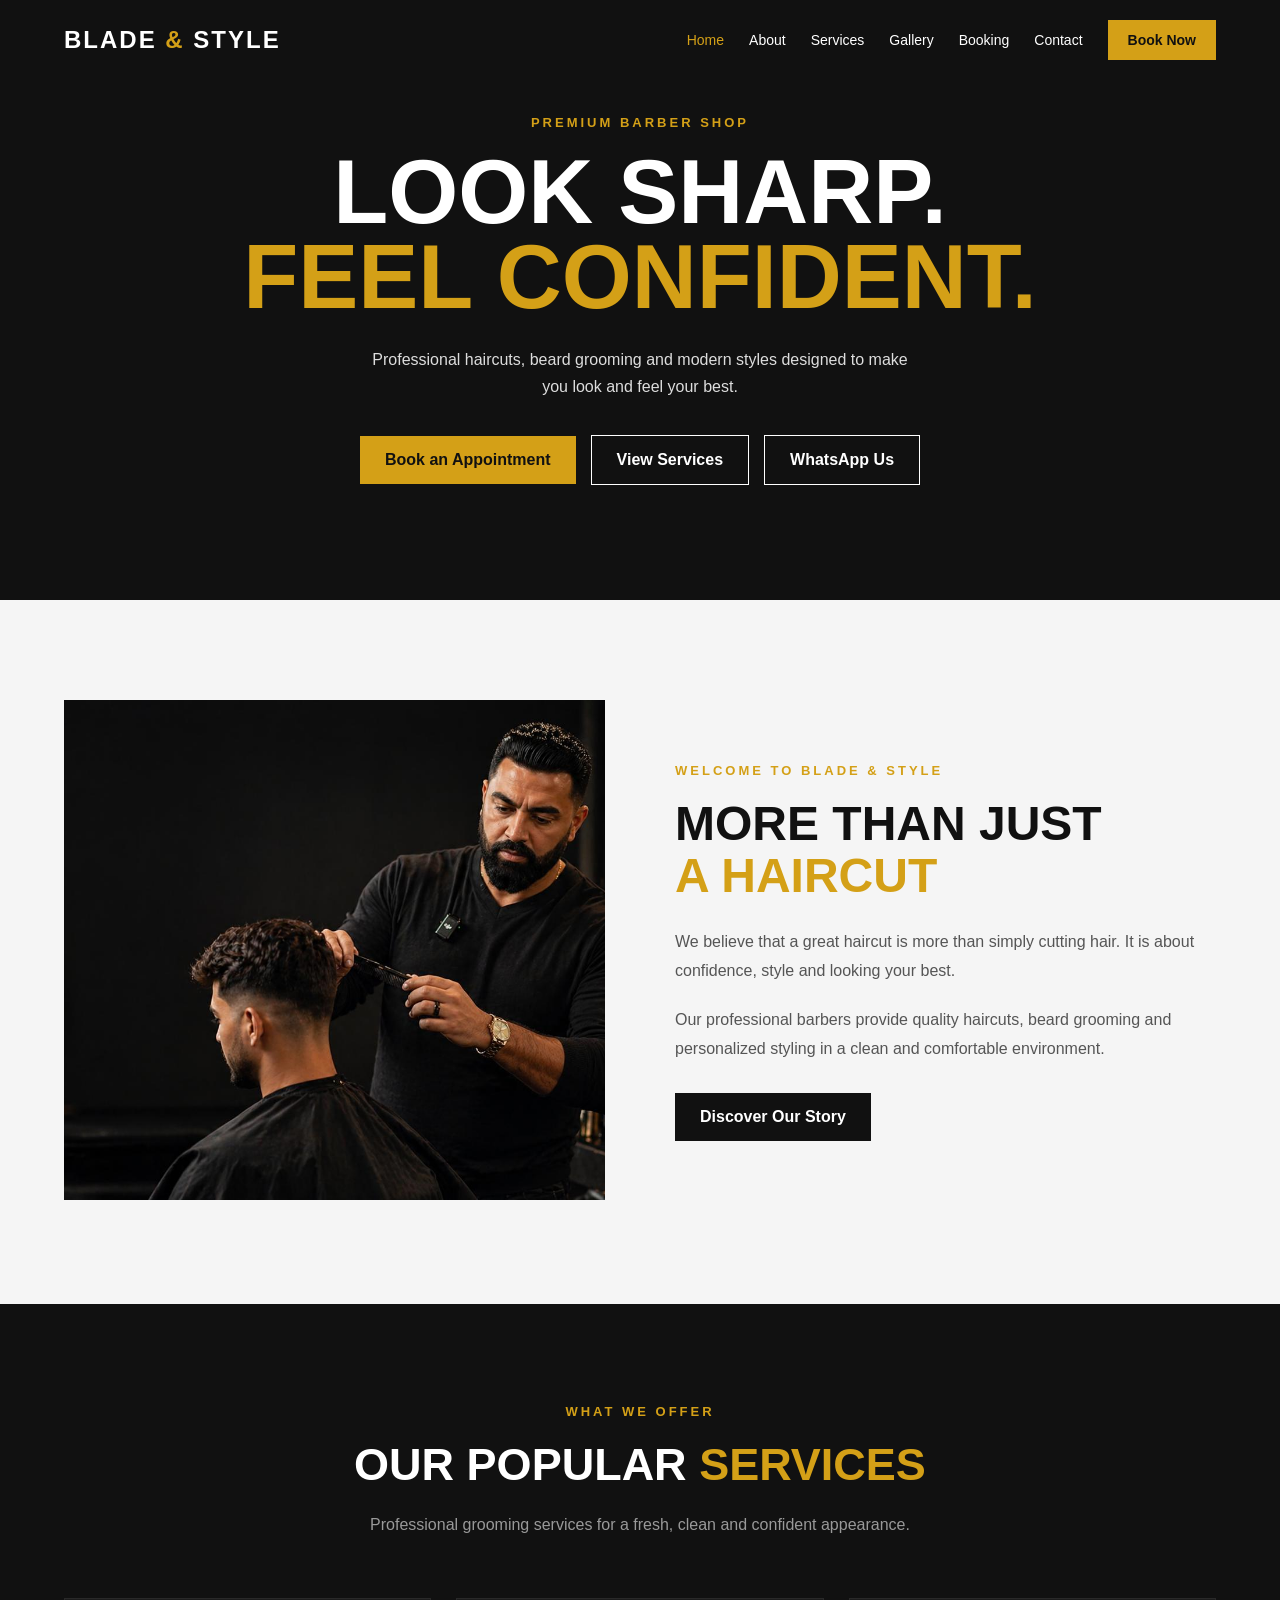
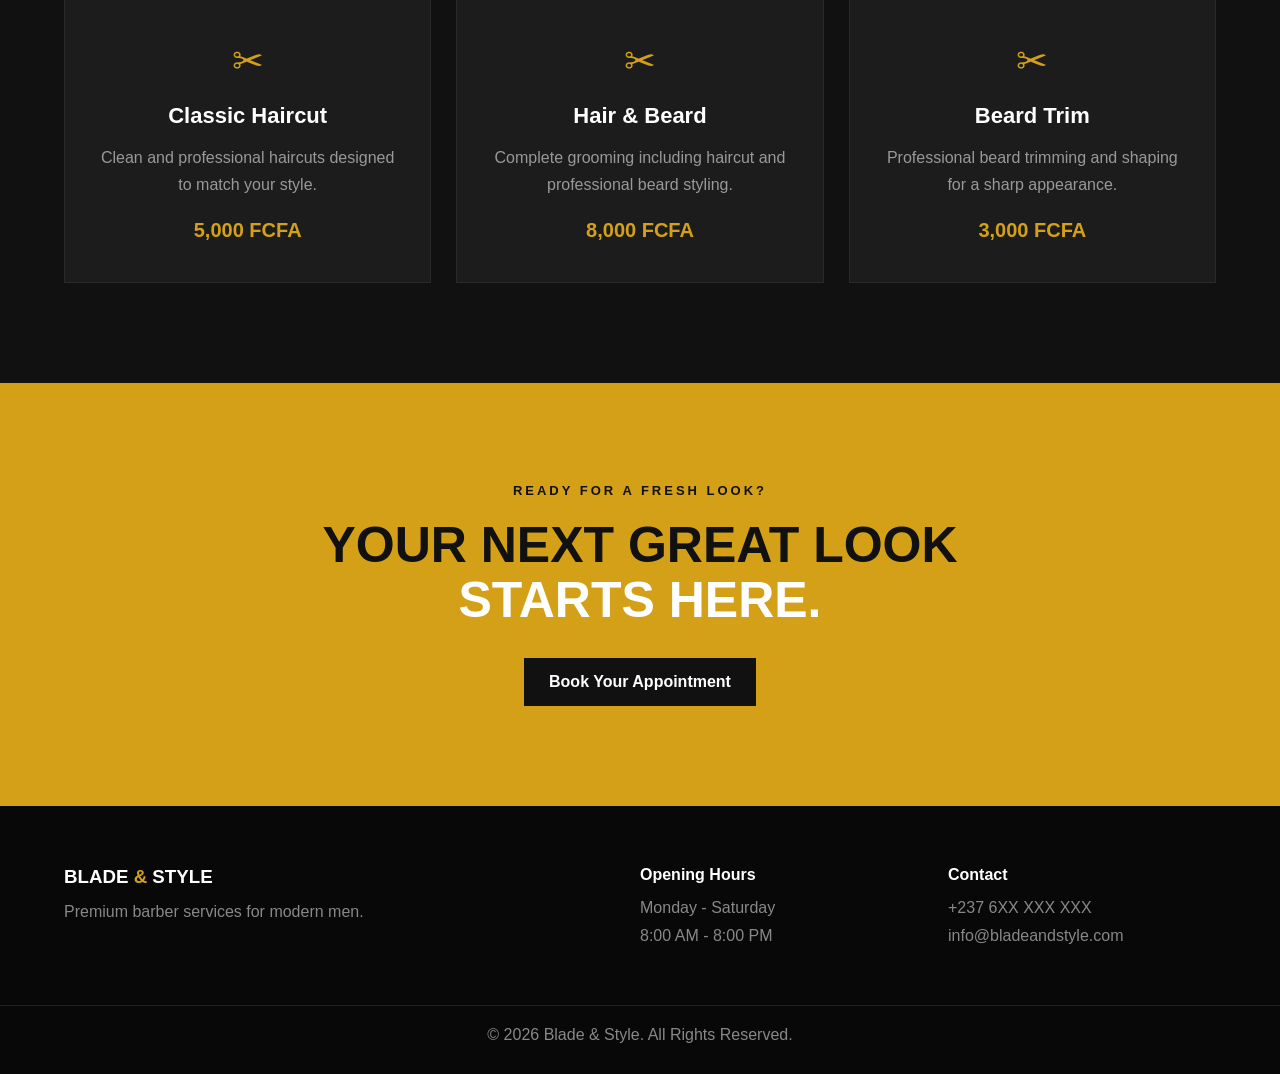
<file: barber_website/index.html>
<!DOCTYPE html>
<html lang="en">

<head>
    <meta charset="UTF-8">
    <meta name="viewport" content="width=device-width, initial-scale=1.0">

    <title>Blade & Style | Barber Shop</title>

    <link rel="stylesheet" href="css/style.css">
</head>

<body>

    <!-- Navigation -->
    <header class="header">
        <div class="logo">
            BLADE <span>&</span> STYLE
        </div>

        <button class="menu-toggle" id="menu-toggle">☰</button>

        <nav id="main-nav">
            <a href="index.html" class="active">Home</a>
            <a href="about.html">About</a>
            <a href="services.html">Services</a>
            <a href="gallery.html">Gallery</a>
            <a href="booking.html">Booking</a>
            <a href="contact.html">Contact</a>

            <a href="booking.html" class="book-button">
                Book Now
            </a>
        </nav>
    </header>


    <!-- Hero Section -->
    <section class="hero">

        <div class="hero-content">

            <p class="small-title">
                PREMIUM BARBER SHOP
            </p>

            <h1>
                LOOK SHARP.<br>
                <span>FEEL CONFIDENT.</span>
            </h1>

            <p class="hero-text">
                Professional haircuts, beard grooming and modern styles designed to make you look and feel your best.
            </p>

            <div class="hero-buttons">

                <a href="booking.html" class="primary-button">
                    Book an Appointment
                </a>

                <a href="services.html" class="secondary-button">
                    View Services
                </a>

                <a href="https://wa.me/237678636262" class="secondary-button" target="_blank">
                    WhatsApp Us
                </a>

            </div>

        </div>

    </section>


    <!-- Welcome Section -->
    <section class="welcome">

        <div class="container welcome-container">

            <div class="welcome-image">
                <img src="images/barber-shop.jpg" alt="Barber shop">
            </div>

            <div class="welcome-text">

                <p class="small-title">
                    WELCOME TO BLADE & STYLE
                </p>

                <h2>
                    MORE THAN JUST<br>
                    <span>A HAIRCUT</span>
                </h2>

                <p>
                    We believe that a great haircut is more than simply cutting hair. It is about confidence, style and looking your best.
                </p>

                <p>
                    Our professional barbers provide quality haircuts, beard grooming and personalized styling in a clean and comfortable environment.
                </p>

                <a href="about.html" class="dark-button">
                    Discover Our Story
                </a>

            </div>

        </div>

    </section>


    <!-- Services Section -->
    <section class="services">

        <div class="container">

            <div class="section-heading">

                <p class="small-title">
                    WHAT WE OFFER
                </p>

                <h2>
                    OUR POPULAR <span>SERVICES</span>
                </h2>

                <p>
                    Professional grooming services for a fresh, clean and confident appearance.
                </p>

            </div>


            <div class="service-container">

                <!-- Service 1 -->
                <div class="service-card">

                    <div class="service-icon">
                        ✂
                    </div>

                    <h3>Classic Haircut</h3>

                    <p>
                        Clean and professional haircuts designed to match your style.
                    </p>

                    <h4>5,000 FCFA</h4>

                </div>


                <!-- Service 2 -->
                <div class="service-card">

                    <div class="service-icon">
                        ✂
                    </div>

                    <h3>Hair & Beard</h3>

                    <p>
                        Complete grooming including haircut and professional beard styling.
                    </p>

                    <h4>8,000 FCFA</h4>

                </div>


                <!-- Service 3 -->
                <div class="service-card">

                    <div class="service-icon">
                        ✂
                    </div>

                    <h3>Beard Trim</h3>

                    <p>
                        Professional beard trimming and shaping for a sharp appearance.
                    </p>

                    <h4>3,000 FCFA</h4>

                </div>

            </div>

        </div>

    </section>


    <!-- Call To Action -->
    <section class="cta">

        <div class="container">

            <p class="small-title">
                READY FOR A FRESH LOOK?
            </p>

            <h2>
                YOUR NEXT GREAT LOOK<br>
                <span>STARTS HERE.</span>
            </h2>

            <a href="booking.html" class="primary-button">
                Book Your Appointment
            </a>

        </div>

    </section>


    <!-- Footer -->
    <footer>

        <div class="container footer-container">

            <div>
                <h3 class="footer-logo">
                    BLADE <span>&</span> STYLE
                </h3>

                <p>
                    Premium barber services for modern men.
                </p>
            </div>

            <div>
                <h4>Opening Hours</h4>

                <p>Monday - Saturday</p>
                <p>8:00 AM - 8:00 PM</p>
            </div>

            <div>
                <h4>Contact</h4>

                <p>+237 6XX XXX XXX</p>
                <p>info@bladeandstyle.com</p>
            </div>

        </div>

        <div class="copyright">

            <p>
                © 2026 Blade & Style. All Rights Reserved.
            </p>

        </div>

    </footer>


    <script src="js/script.js"></script>

</body>

</html>
</file>
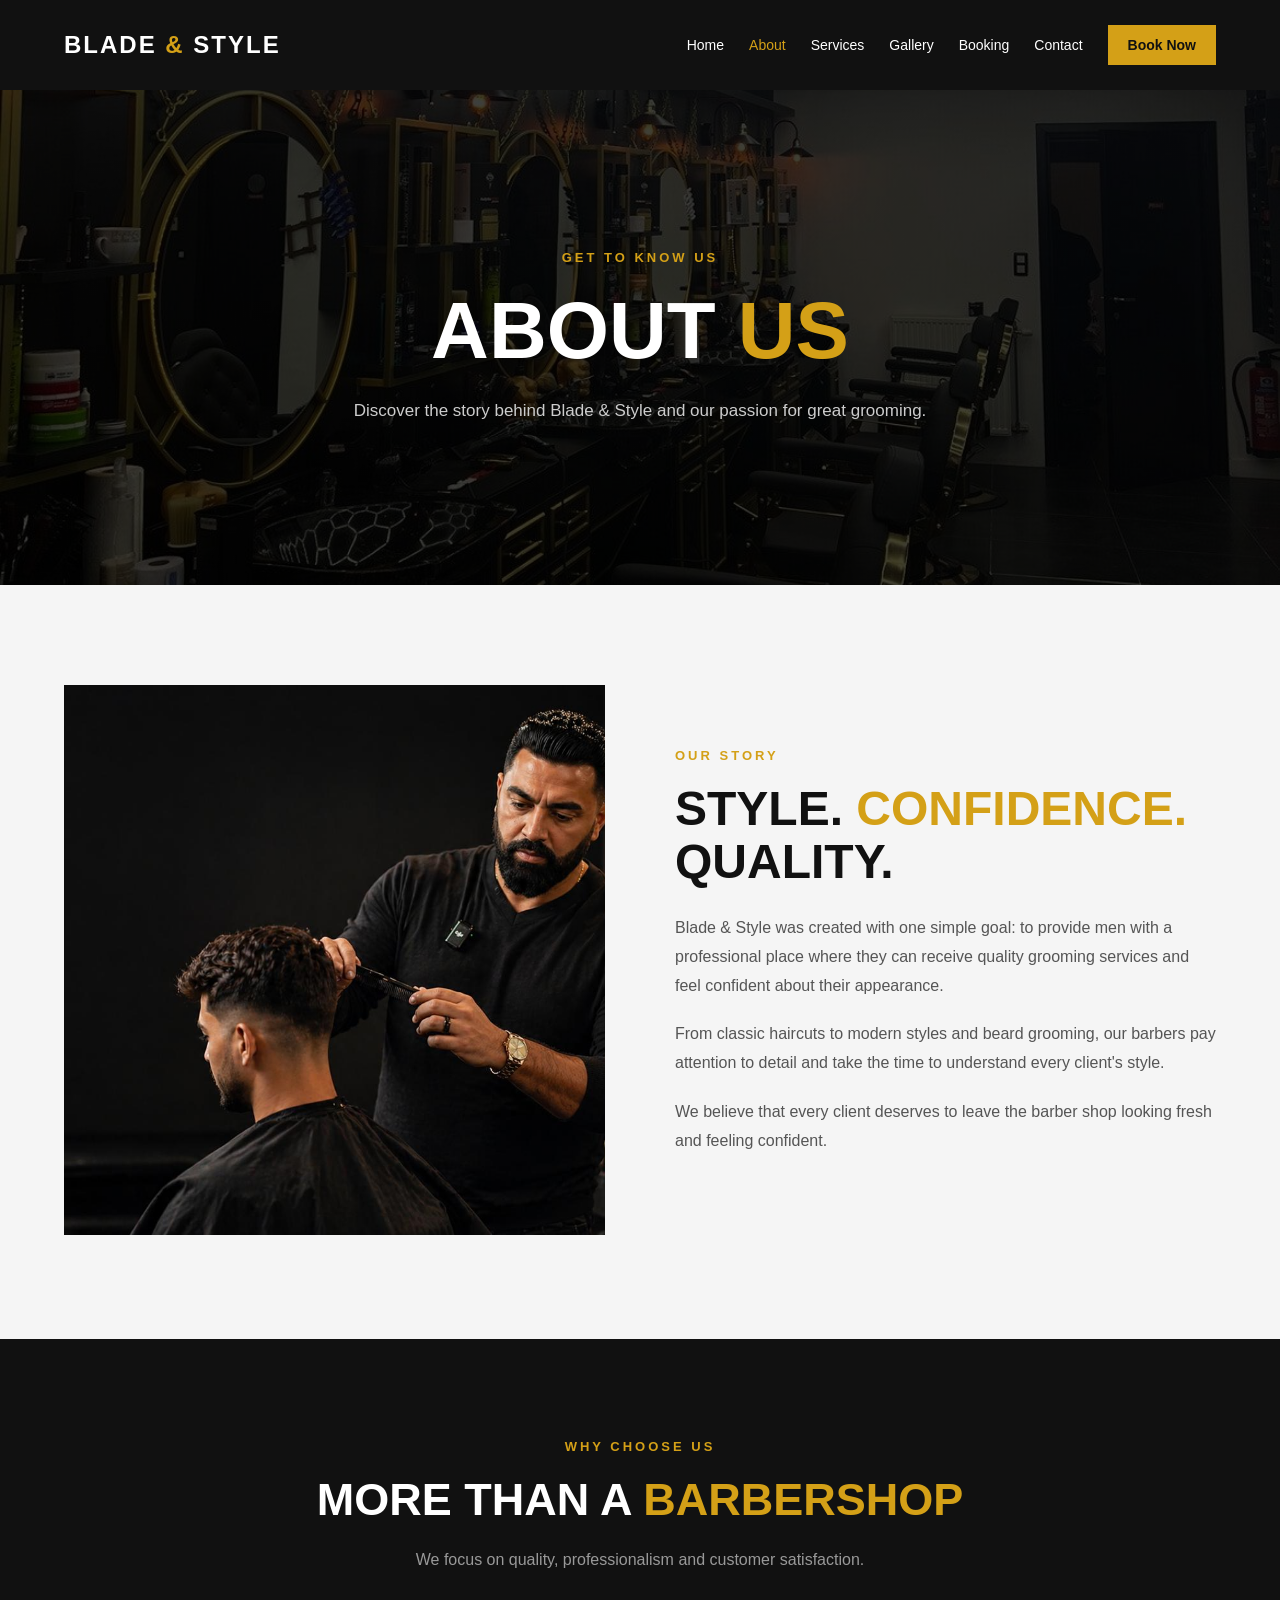
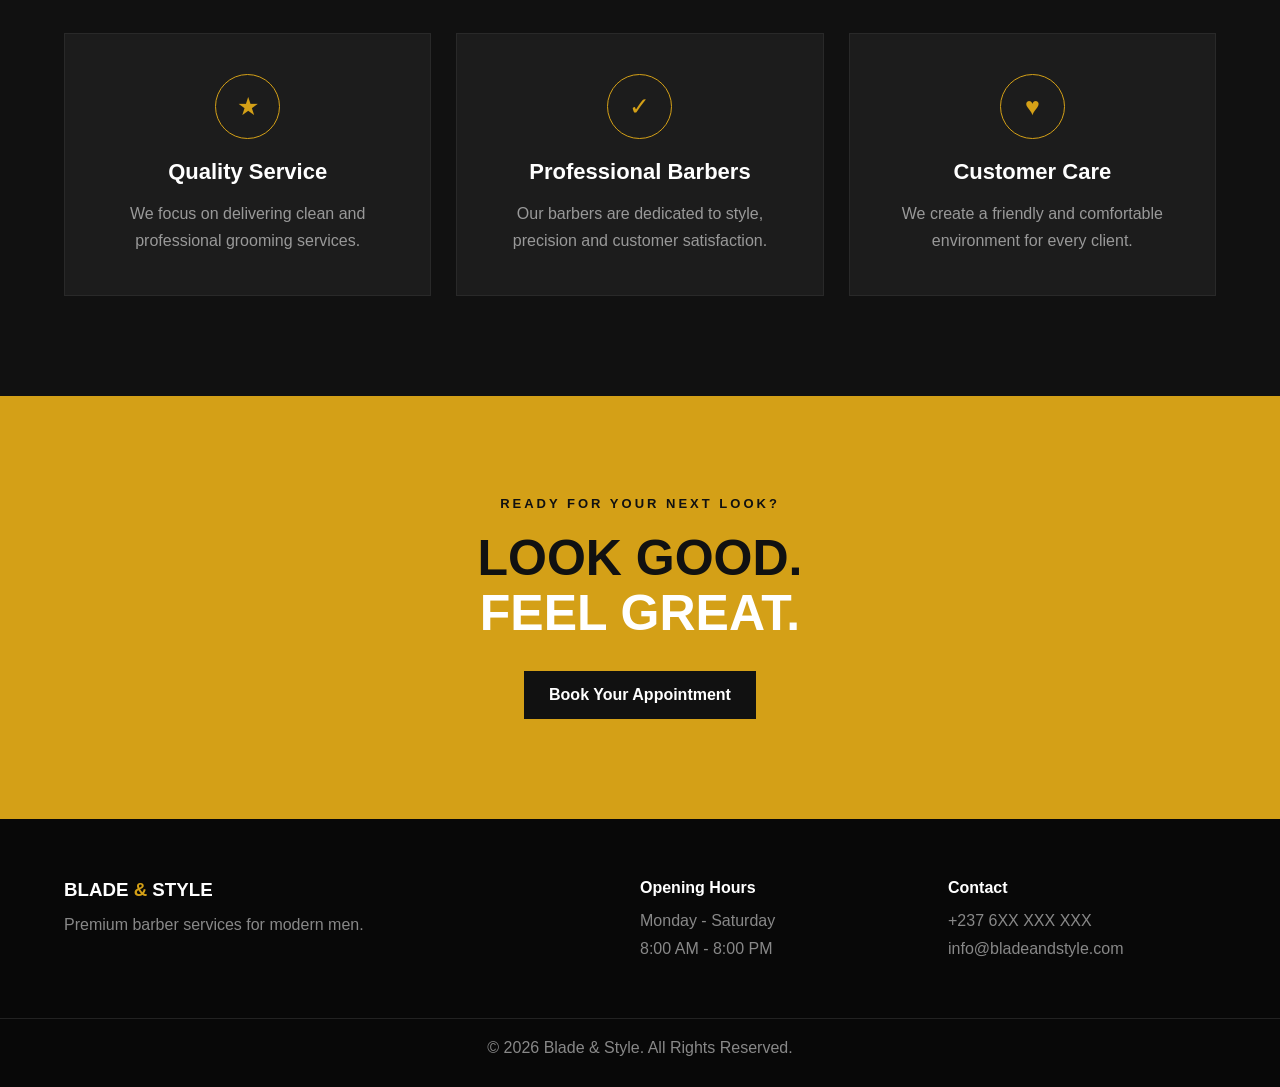
<file: barber_website/about.html>
<!DOCTYPE html>
<html lang="en">

<head>
    <meta charset="UTF-8">
    <meta name="viewport" content="width=device-width, initial-scale=1.0">

    <title>About Us | Blade & Style</title>

    <link rel="stylesheet" href="css/style.css">
</head>

<body>

    <!-- Navigation -->
    <header class="page-header">

        <div class="container nav-container">

            <a href="index.html" class="logo">
                BLADE <span>&</span> STYLE
            </a>
            <button class="menu-toggle" id="menu-toggle">☰</button>

            <nav id="main-nav">
                <a href="index.html">Home</a>
                <a href="about.html" class="active">About</a>
                <a href="services.html">Services</a>
                <a href="gallery.html">Gallery</a>
                <a href="booking.html">Booking</a>
                <a href="contact.html">Contact</a>

                <a href="booking.html" class="book-button">
                    Book Now
                </a>
            </nav>

        </div>

    </header>


    <!-- Page Hero -->
    <section class="page-hero">

        <div class="container">

            <p class="small-title">
                GET TO KNOW US
            </p>

            <h1>
                ABOUT <span>US</span>
            </h1>

            <p>
                Discover the story behind Blade & Style and our passion for great grooming.
            </p>

        </div>

    </section>


    <!-- Our Story -->
    <section class="story">

        <div class="container story-container">

            <div class="story-image">

                <img src="images/barber-shop.jpg" alt="Blade and Style barber shop">

            </div>


            <div class="story-content">

                <p class="small-title">
                    OUR STORY
                </p>

                <h2>
                    STYLE. <span>CONFIDENCE.</span><br> QUALITY.
                </h2>

                <p>
                    Blade & Style was created with one simple goal: to provide men with a professional place where they can receive quality grooming services and feel confident about their appearance.
                </p>

                <p>
                    From classic haircuts to modern styles and beard grooming, our barbers pay attention to detail and take the time to understand every client's style.
                </p>

                <p>
                    We believe that every client deserves to leave the barber shop looking fresh and feeling confident.
                </p>

            </div>

        </div>

    </section>


    <!-- Why Choose Us -->
    <section class="why-us">

        <div class="container">

            <div class="section-heading">

                <p class="small-title">
                    WHY CHOOSE US
                </p>

                <h2>
                    MORE THAN A <span>BARBERSHOP</span>
                </h2>

                <p>
                    We focus on quality, professionalism and customer satisfaction.
                </p>

            </div>


            <div class="why-container">

                <div class="why-card">

                    <div class="why-icon">
                        ★
                    </div>

                    <h3>Quality Service</h3>

                    <p>
                        We focus on delivering clean and professional grooming services.
                    </p>

                </div>


                <div class="why-card">

                    <div class="why-icon">
                        ✓
                    </div>

                    <h3>Professional Barbers</h3>

                    <p>
                        Our barbers are dedicated to style, precision and customer satisfaction.
                    </p>

                </div>


                <div class="why-card">

                    <div class="why-icon">
                        ♥
                    </div>

                    <h3>Customer Care</h3>

                    <p>
                        We create a friendly and comfortable environment for every client.
                    </p>

                </div>

            </div>

        </div>

    </section>


    <!-- Call To Action -->
    <section class="cta">

        <div class="container">

            <p class="small-title">
                READY FOR YOUR NEXT LOOK?
            </p>

            <h2>
                LOOK GOOD.<br>
                <span>FEEL GREAT.</span>
            </h2>

            <a href="booking.html" class="primary-button">
                Book Your Appointment
            </a>

        </div>

    </section>


    <!-- Footer -->
    <footer>

        <div class="container footer-container">

            <div>

                <h3 class="footer-logo">
                    BLADE <span>&</span> STYLE
                </h3>

                <p>
                    Premium barber services for modern men.
                </p>

            </div>


            <div>

                <h4>Opening Hours</h4>

                <p>Monday - Saturday</p>
                <p>8:00 AM - 8:00 PM</p>

            </div>


            <div>

                <h4>Contact</h4>

                <p>+237 6XX XXX XXX</p>
                <p>info@bladeandstyle.com</p>

            </div>

        </div>


        <div class="copyright">

            <p>
                © 2026 Blade & Style. All Rights Reserved.
            </p>

        </div>

    </footer>


    <script src="js/script.js"></script>

</body>

</html>
</file>
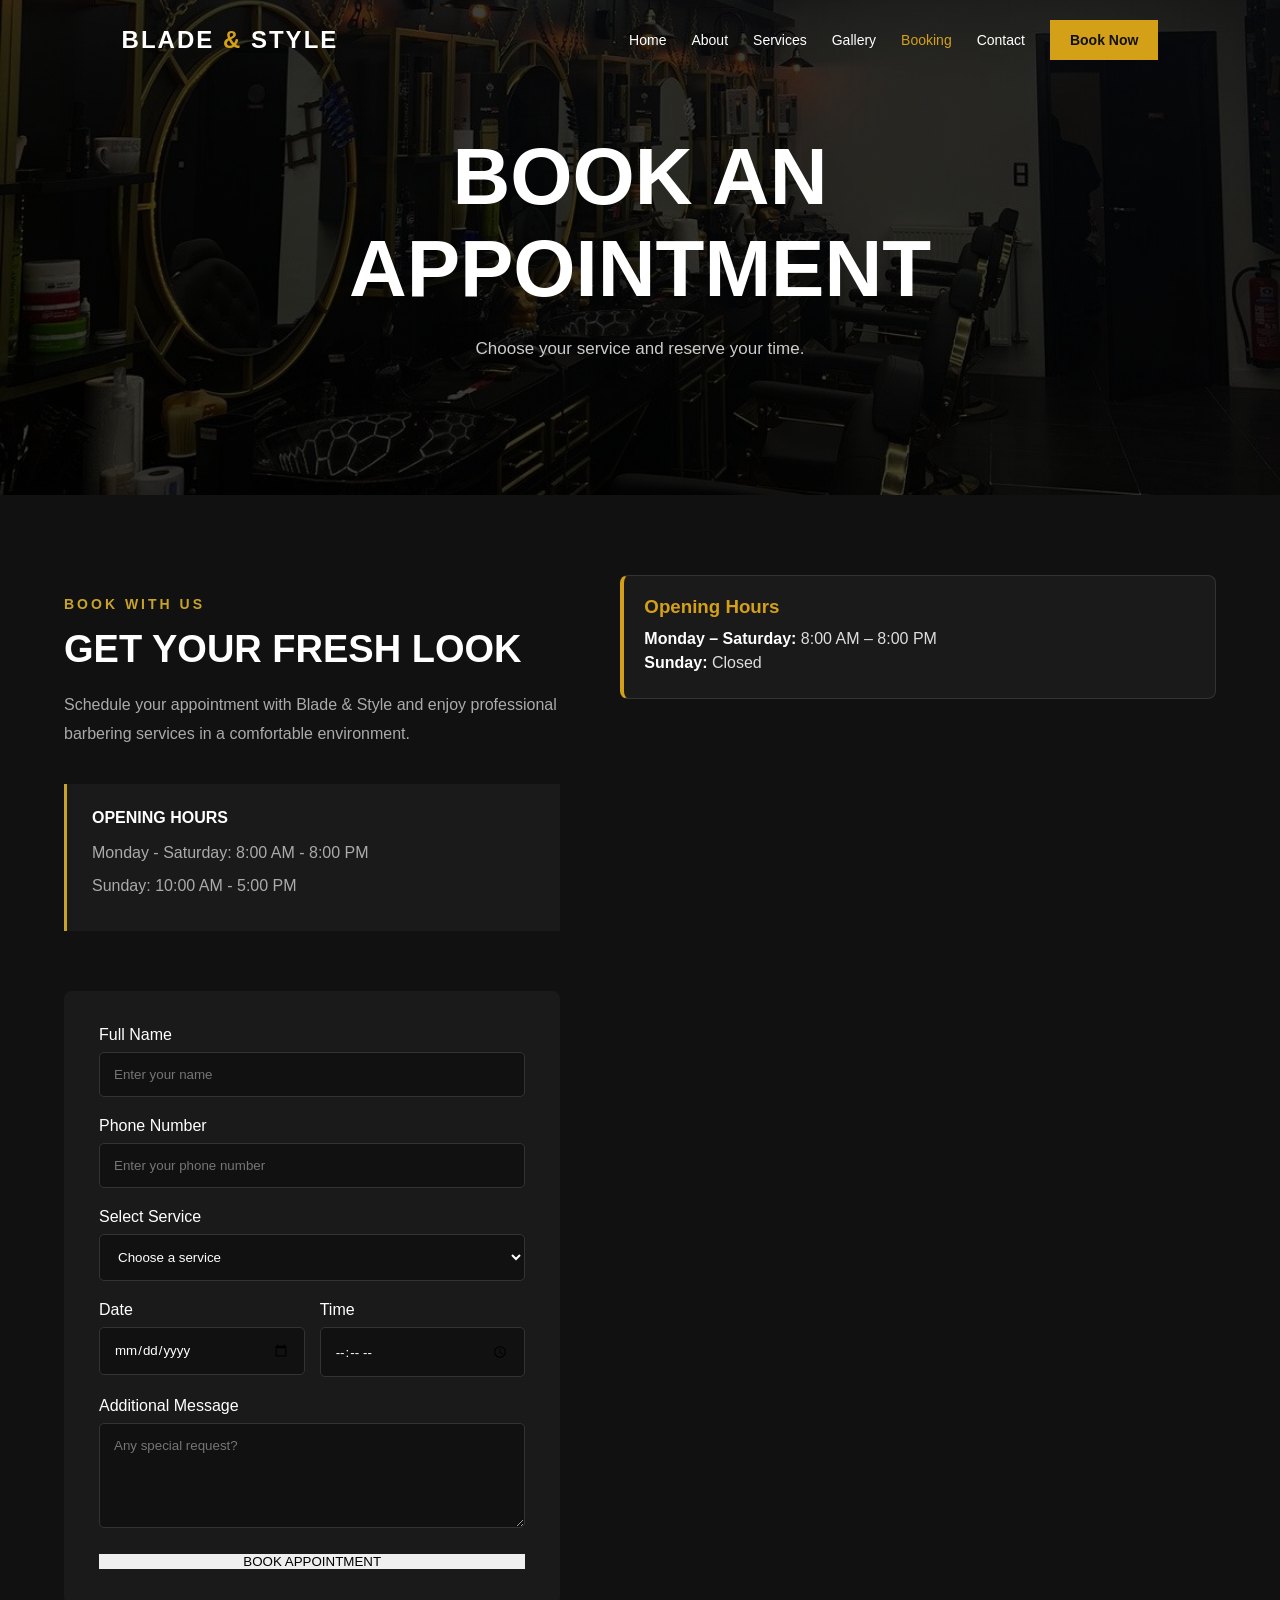
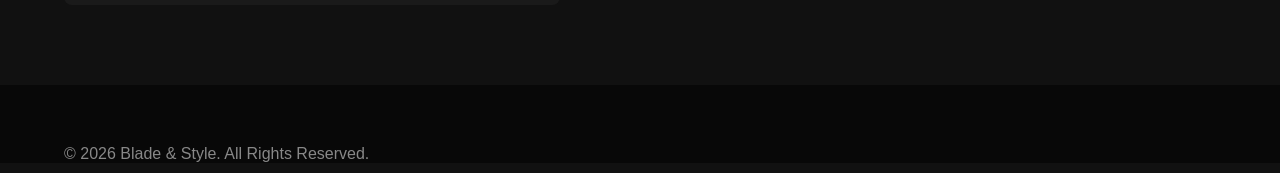
<file: barber_website/booking.html>
<!DOCTYPE html>
<html lang="en">

<head>
    <meta charset="UTF-8">
    <meta name="viewport" content="width=device-width, initial-scale=1.0">
    <title>Booking | Blade & Style</title>
    <link rel="stylesheet" href="css/style.css">
</head>

<body>

    <!-- Header -->
    <header>
        <div class="container nav-container">
            <a href="index.html" class="logo">
                BLADE <span>&</span> STYLE
            </a>

            <button class="menu-toggle" id="menu-toggle">☰</button>

            <nav id="main-nav">

                <a href="index.html">Home</a>
                <a href="about.html">About</a>
                <a href="services.html">Services</a>
                <a href="gallery.html">Gallery</a>
                <a href="booking.html" class="active">Booking</a>
                <a href="contact.html">Contact</a>

                <a href="booking.html" class="book-button">
                    Book Now
                </a>

            </nav>
        </div>
    </header>

    <!-- Page Hero -->
    <section class="page-hero">
        <div class="container">
            <h1>BOOK AN APPOINTMENT</h1>
            <p>Choose your service and reserve your time.</p>
        </div>
    </section>

    <!-- Booking Section -->
    <section class="booking-page">
        <div class="container">

            <div class="booking-container">

                <div class="booking-info">
                    <span>BOOK WITH US</span>
                    <h2>GET YOUR FRESH LOOK</h2>

                    <p>
                        Schedule your appointment with Blade & Style and enjoy professional barbering services in a comfortable environment.
                    </p>

                    <div class="booking-detail">
                        <strong>OPENING HOURS</strong>
                        <p>Monday - Saturday: 8:00 AM - 8:00 PM</p>
                        <p>Sunday: 10:00 AM - 5:00 PM</p>
                    </div>
                </div>
                <div class="booking-hours">

                    <h3>Opening Hours</h3>

                    <p><strong>Monday – Saturday:</strong> 8:00 AM – 8:00 PM</p>

                    <p><strong>Sunday:</strong> Closed</p>

                </div>
                <form class="booking-form" action="backend/bookings/create_booking.php" method="POST">

                    <div class="form-group">
                        <label for="name">Full Name</label>
                        <input type="text" id="name" name="name" placeholder="Enter your name" required>
                    </div>

                    <div class="form-group">
                        <label for="phone">Phone Number</label>
                        <input type="tel" id="phone" name="phone" placeholder="Enter your phone number" required>
                    </div>

                    <div class="form-group">
                        <label for="service">Select Service</label>

                        <select id="service" name="service" required>
                        <option value="">Choose a service</option>
                        <option value="classic-haircut">Classic Haircut - 5,000 FCFA</option>
                        <option value="skin-fade">Skin Fade - 6,000 FCFA</option>
                        <option value="hair-beard">Hair & Beard - 8,000 FCFA</option>
                        <option value="beard-trim">Beard Trim - 3,000 FCFA</option>
                        <option value="kids-haircut">Kids Haircut - 4,000 FCFA</option>
                        <option value="premium-grooming">Premium Grooming - 10,000 FCFA</option>
                        </select>
                    </div>

                    <div class="form-row">

                        <div class="form-group">
                            <label for="date">Date</label>
                            <input type="date" id="date" name="date" required>
                        </div>

                        <div class="form-group">
                            <label for="time">Time</label>
                            <input type="time" id="time" name="time" required>
                        </div>

                    </div>

                    <div class="form-group">
                        <label for="message">Additional Message</label>
                        <textarea id="message" name="message" rows="5" placeholder="Any special request?"></textarea>
                    </div>

                    <button type="submit" class="btn">
                        BOOK APPOINTMENT
                    </button>

                </form>

            </div>

        </div>
    </section>

    <!-- Footer -->
    <footer>
        <div class="container">
            <p>© 2026 Blade & Style. All Rights Reserved.</p>
        </div>
    </footer>

    <script src="js/script.js"></script>

</body>

</html>
</file>
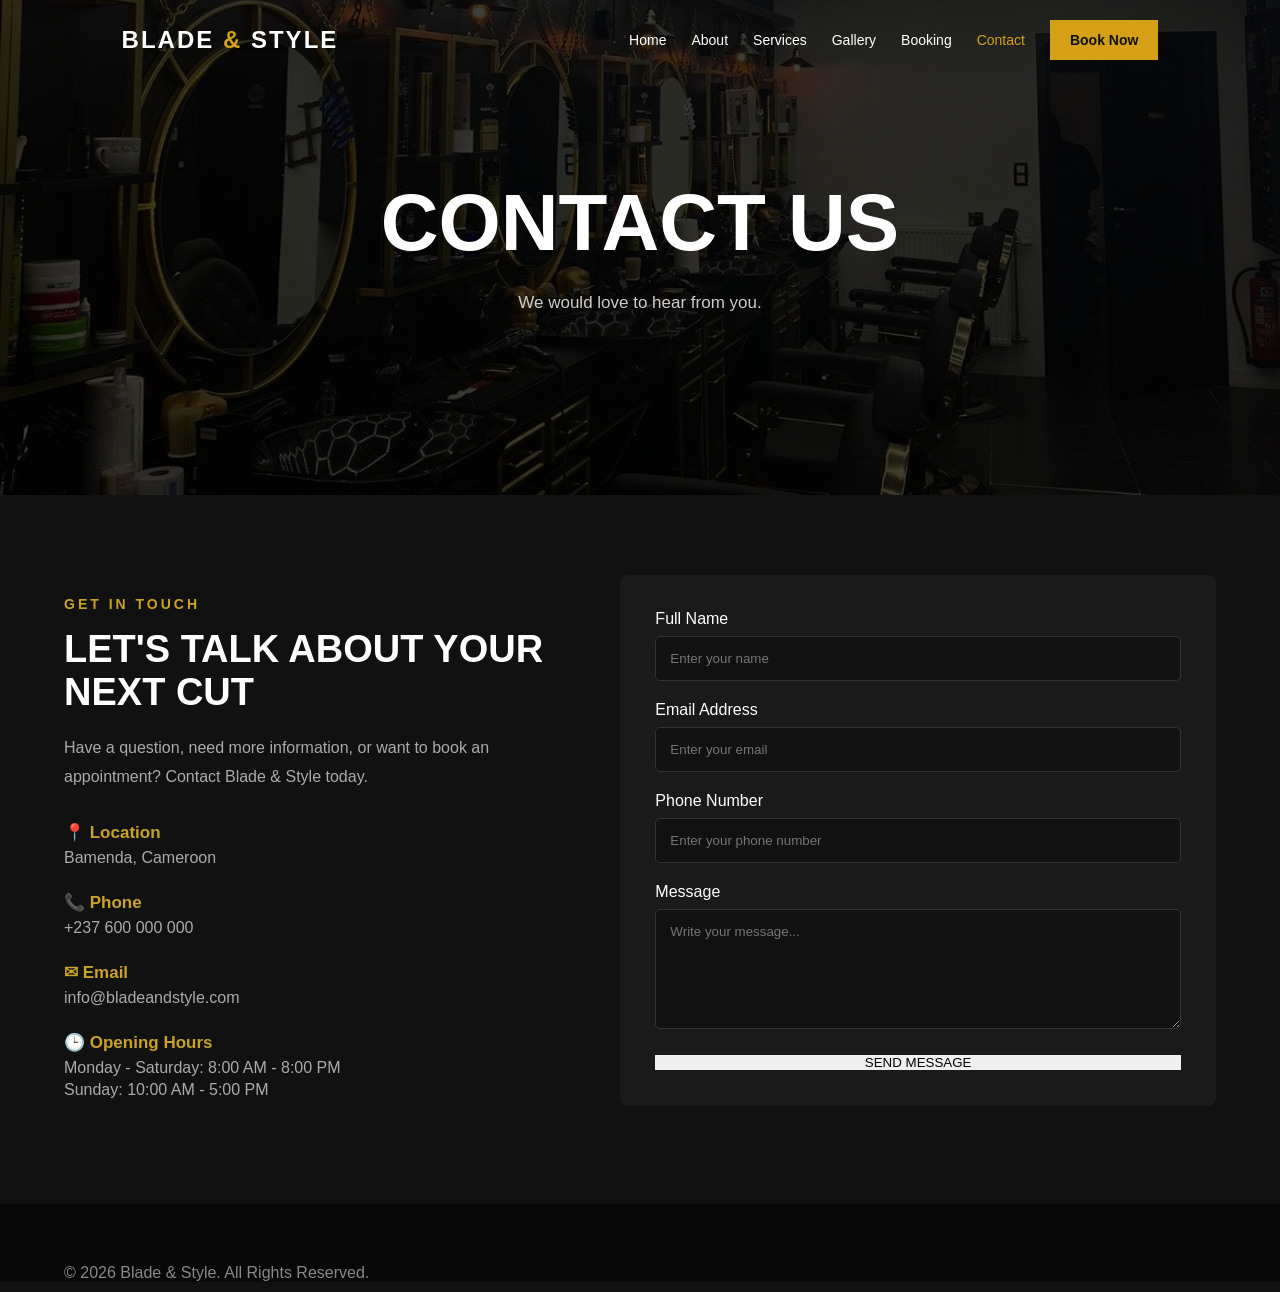
<file: barber_website/contact.html>
<!DOCTYPE html>
<html lang="en">

<head>
    <meta charset="UTF-8">
    <meta name="viewport" content="width=device-width, initial-scale=1.0">
    <title>Contact | Blade & Style</title>
    <link rel="stylesheet" href="css/style.css">
</head>

<body>

    <!-- Header -->
    <header>
        <div class="container nav-container">

            <a href="index.html" class="logo">
                BLADE <span>&</span> STYLE
            </a>

            <button class="menu-toggle" id="menu-toggle">☰</button>

            <nav id="main-nav">
                <a href="index.html">Home</a>
                <a href="about.html">About</a>
                <a href="services.html">Services</a>
                <a href="gallery.html">Gallery</a>
                <a href="booking.html">Booking</a>
                <a href="contact.html" class="active">Contact</a>

                <a href="booking.html" class="book-button">
                    Book Now
                </a>

            </nav>
        </div>
    </header>

    <!-- Page Hero -->
    <section class="page-hero">
        <div class="container">
            <h1>CONTACT US</h1>
            <p>We would love to hear from you.</p>
        </div>
    </section>

    <!-- Contact Section -->
    <section class="contact-page">
        <div class="container">

            <div class="contact-container">

                <!-- Contact Information -->
                <div class="contact-info">

                    <span>GET IN TOUCH</span>

                    <h2>LET'S TALK ABOUT YOUR NEXT CUT</h2>

                    <p>
                        Have a question, need more information, or want to book an appointment? Contact Blade & Style today.
                    </p>

                    <div class="contact-detail">
                        <h3>📍 Location</h3>
                        <p>Bamenda, Cameroon</p>
                    </div>

                    <div class="contact-detail">
                        <h3>📞 Phone</h3>
                        <p>+237 600 000 000</p>
                    </div>

                    <div class="contact-detail">
                        <h3>✉ Email</h3>
                        <p>info@bladeandstyle.com</p>
                    </div>

                    <div class="contact-detail">
                        <h3>🕒 Opening Hours</h3>
                        <p>Monday - Saturday: 8:00 AM - 8:00 PM</p>
                        <p>Sunday: 10:00 AM - 5:00 PM</p>
                    </div>

                </div>

                <!-- Contact Form -->
                <form class="contact-form">

                    <div class="form-group">
                        <label for="contact-name">Full Name</label>
                        <input type="text" id="contact-name" placeholder="Enter your name" required>
                    </div>

                    <div class="form-group">
                        <label for="contact-email">Email Address</label>
                        <input type="email" id="contact-email" placeholder="Enter your email" required>
                    </div>

                    <div class="form-group">
                        <label for="contact-phone">Phone Number</label>
                        <input type="tel" id="contact-phone" placeholder="Enter your phone number">
                    </div>

                    <div class="form-group">
                        <label for="contact-message">Message</label>
                        <textarea id="contact-message" rows="6" placeholder="Write your message..." required></textarea>
                    </div>

                    <button type="submit" class="btn">
                        SEND MESSAGE
                    </button>

                </form>

            </div>

        </div>
    </section>

    <!-- Footer -->
    <footer>
        <div class="container">
            <p>© 2026 Blade & Style. All Rights Reserved.</p>
        </div>
    </footer>

    <script src="js/script.js"></script>

</body>

</html>
</file>
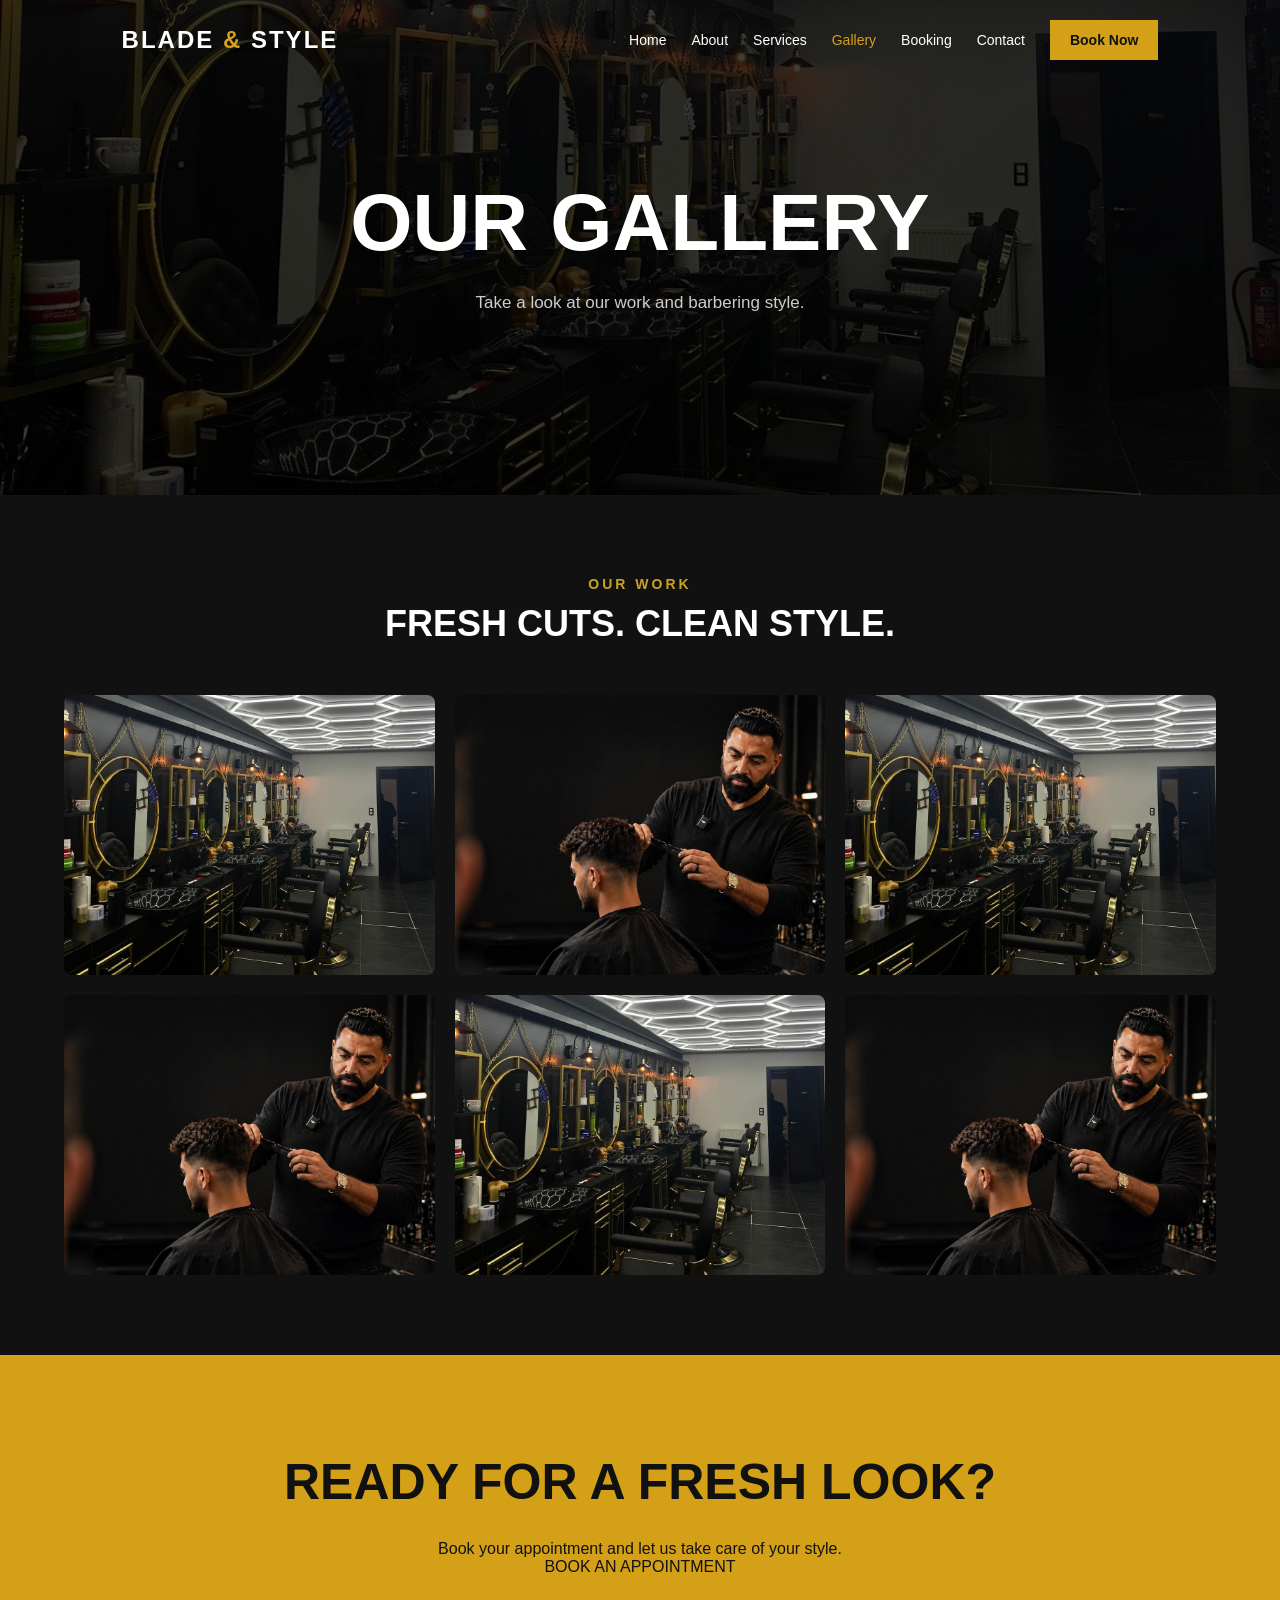
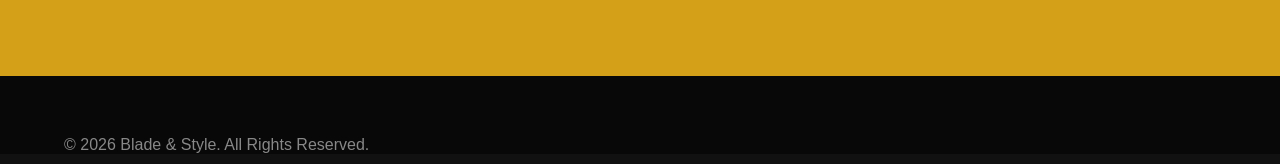
<file: barber_website/gallery.html>
<!DOCTYPE html>
<html lang="en">

<head>
    <meta charset="UTF-8">
    <meta name="viewport" content="width=device-width, initial-scale=1.0">
    <title>Gallery | Blade & Style</title>
    <link rel="stylesheet" href="css/style.css">
</head>

<body>

    <!-- Header -->
    <header>
        <div class="container nav-container">

            <a href="index.html" class="logo">
                BLADE <span>&</span> STYLE
            </a>

            <button class="menu-toggle" id="menu-toggle">☰</button>

            <nav id="main-nav">

                <a href="index.html">Home</a>
                <a href="about.html">About</a>
                <a href="services.html">Services</a>
                <a href="gallery.html" class="active">Gallery</a>
                <a href="booking.html">Booking</a>
                <a href="contact.html">Contact</a>

                <a href="booking.html" class="book-button">
                    Book Now
                </a>

            </nav>
        </div>
    </header>

    <!-- Page Hero -->
    <section class="page-hero">
        <div class="container">
            <h1>OUR GALLERY</h1>
            <p>Take a look at our work and barbering style.</p>
        </div>
    </section>

    <!-- Gallery -->
    <section class="gallery-page">
        <div class="container">

            <div class="section-title">
                <span>OUR WORK</span>
                <h2>FRESH CUTS. CLEAN STYLE.</h2>
            </div>

            <div class="gallery-grid">

                <div class="gallery-item">
                    <img src="images/barber-hero.jpg" alt="Barber haircut">
                </div>

                <div class="gallery-item">
                    <img src="images/barber-shop.jpg" alt="Barber shop">
                </div>

                <div class="gallery-item">
                    <img src="images/barber-hero.jpg" alt="Professional haircut">
                </div>

                <div class="gallery-item">
                    <img src="images/barber-shop.jpg" alt="Modern barber shop">
                </div>

                <div class="gallery-item">
                    <img src="images/barber-hero.jpg" alt="Stylish haircut">
                </div>

                <div class="gallery-item">
                    <img src="images/barber-shop.jpg" alt="Barber workspace">
                </div>

            </div>

        </div>
    </section>

    <!-- CTA -->
    <section class="cta">
        <div class="container">
            <h2>READY FOR A FRESH LOOK?</h2>
            <p>Book your appointment and let us take care of your style.</p>
            <a href="#" class="btn">BOOK AN APPOINTMENT</a>
        </div>
    </section>

    <!-- Footer -->
    <footer>
        <div class="container">
            <p>© 2026 Blade & Style. All Rights Reserved.</p>
        </div>
    </footer>

    <script src="js/script.js"></script>

</body>

</html>
</file>
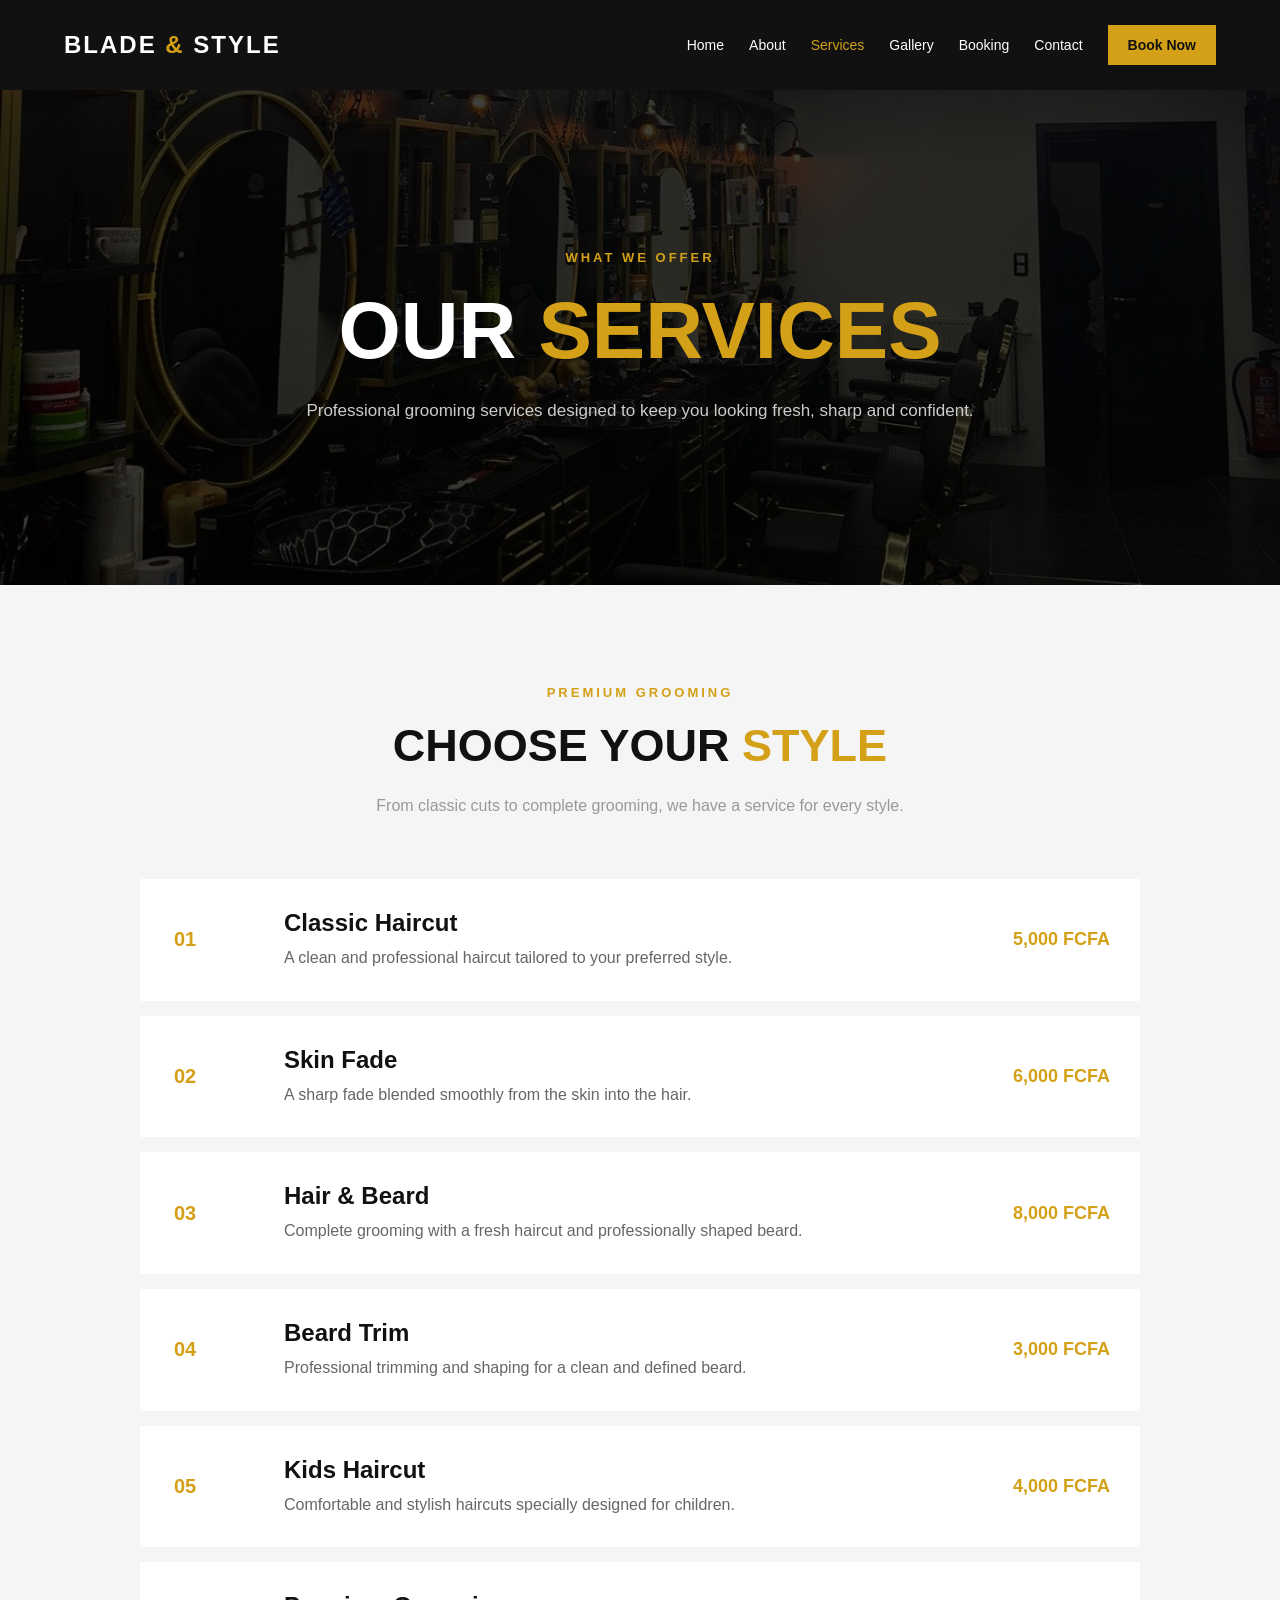
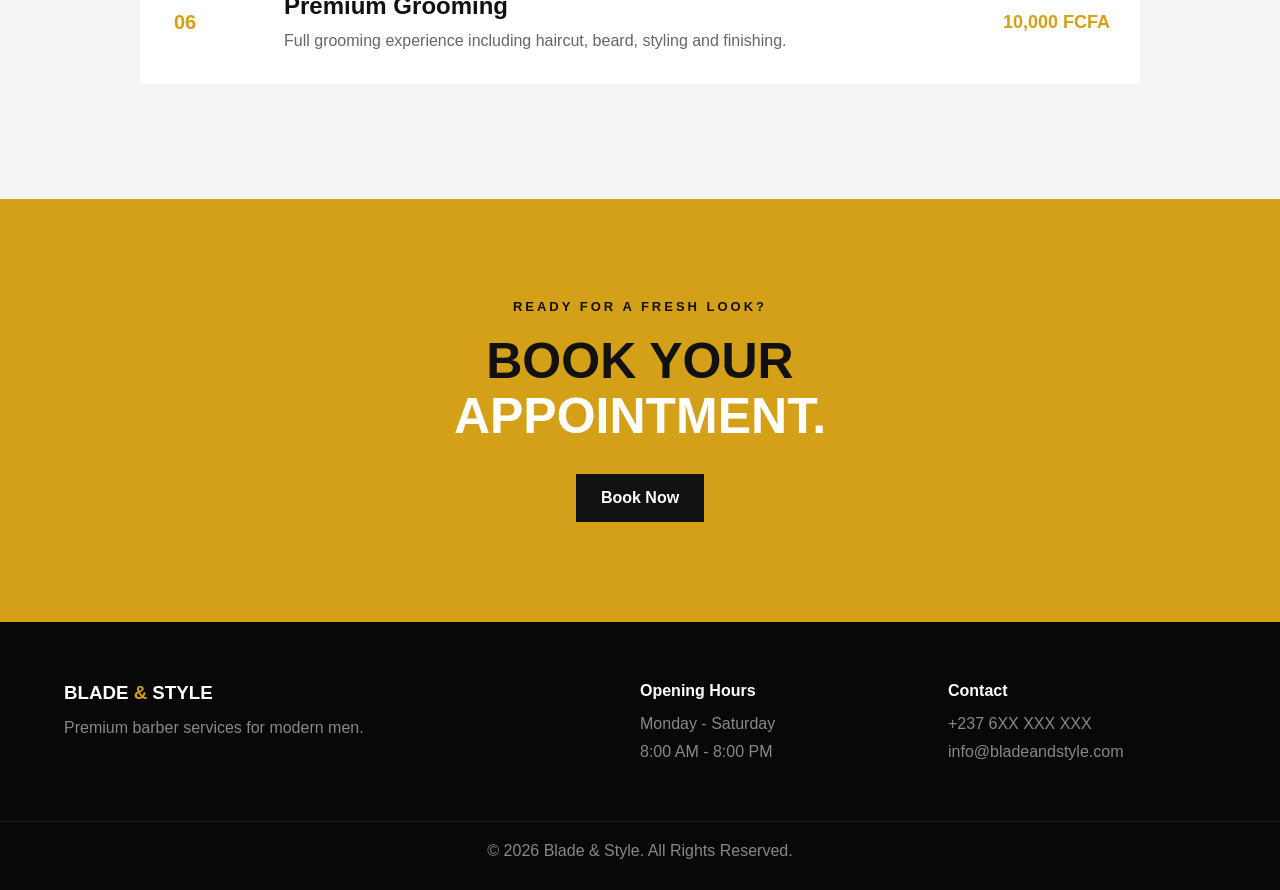
<file: barber_website/services.html>
<!DOCTYPE html>
<html lang="en">

<head>
    <meta charset="UTF-8">
    <meta name="viewport" content="width=device-width, initial-scale=1.0">

    <title>Services | Blade & Style</title>

    <link rel="stylesheet" href="css/style.css">
</head>

<body>

    <!-- Navigation -->
    <header class="page-header">

        <div class="container nav-container">

            <a href="index.html" class="logo">
                BLADE <span>&</span> STYLE
            </a>

            <button class="menu-toggle" id="menu-toggle">☰</button>

            <nav id="main-nav">
                <a href="index.html">Home</a>
                <a href="about.html">About</a>
                <a href="services.html" class="active">Services</a>
                <a href="gallery.html">Gallery</a>
                <a href="booking.html">Booking</a>
                <a href="contact.html">Contact</a>


                <a href="booking.html" class="book-button">
                Book Now
            </a>
            </nav>

        </div>

    </header>


    <!-- Page Hero -->
    <section class="page-hero">

        <div class="container">

            <p class="small-title">
                WHAT WE OFFER
            </p>

            <h1>
                OUR <span>SERVICES</span>
            </h1>

            <p>
                Professional grooming services designed to keep you looking fresh, sharp and confident.
            </p>

        </div>

    </section>


    <!-- Services -->
    <section class="services-page">

        <div class="container">

            <div class="section-heading">

                <p class="small-title">
                    PREMIUM GROOMING
                </p>

                <h2>
                    CHOOSE YOUR <span>STYLE</span>
                </h2>

                <p>
                    From classic cuts to complete grooming, we have a service for every style.
                </p>

            </div>


            <div class="service-list">

                <!-- Service 1 -->
                <div class="service-item">

                    <div class="service-number">
                        01
                    </div>

                    <div class="service-info">

                        <h3>Classic Haircut</h3>

                        <p>
                            A clean and professional haircut tailored to your preferred style.
                        </p>

                    </div>

                    <div class="service-price">
                        5,000 FCFA
                    </div>

                </div>


                <!-- Service 2 -->
                <div class="service-item">

                    <div class="service-number">
                        02
                    </div>

                    <div class="service-info">

                        <h3>Skin Fade</h3>

                        <p>
                            A sharp fade blended smoothly from the skin into the hair.
                        </p>

                    </div>

                    <div class="service-price">
                        6,000 FCFA
                    </div>

                </div>


                <!-- Service 3 -->
                <div class="service-item">

                    <div class="service-number">
                        03
                    </div>

                    <div class="service-info">

                        <h3>Hair & Beard</h3>

                        <p>
                            Complete grooming with a fresh haircut and professionally shaped beard.
                        </p>

                    </div>

                    <div class="service-price">
                        8,000 FCFA
                    </div>

                </div>


                <!-- Service 4 -->
                <div class="service-item">

                    <div class="service-number">
                        04
                    </div>

                    <div class="service-info">

                        <h3>Beard Trim</h3>

                        <p>
                            Professional trimming and shaping for a clean and defined beard.
                        </p>

                    </div>

                    <div class="service-price">
                        3,000 FCFA
                    </div>

                </div>


                <!-- Service 5 -->
                <div class="service-item">

                    <div class="service-number">
                        05
                    </div>

                    <div class="service-info">

                        <h3>Kids Haircut</h3>

                        <p>
                            Comfortable and stylish haircuts specially designed for children.
                        </p>

                    </div>

                    <div class="service-price">
                        4,000 FCFA
                    </div>

                </div>


                <!-- Service 6 -->
                <div class="service-item">

                    <div class="service-number">
                        06
                    </div>

                    <div class="service-info">

                        <h3>Premium Grooming</h3>

                        <p>
                            Full grooming experience including haircut, beard, styling and finishing.
                        </p>

                    </div>

                    <div class="service-price">
                        10,000 FCFA
                    </div>

                </div>

            </div>

        </div>

    </section>


    <!-- Booking CTA -->
    <section class="cta">

        <div class="container">

            <p class="small-title">
                READY FOR A FRESH LOOK?
            </p>

            <h2>
                BOOK YOUR<br>
                <span>APPOINTMENT.</span>
            </h2>

            <a href="booking.html" class="primary-button">
                Book Now
            </a>

        </div>

    </section>


    <!-- Footer -->
    <footer>

        <div class="container footer-container">

            <div>

                <h3 class="footer-logo">
                    BLADE <span>&</span> STYLE
                </h3>

                <p>
                    Premium barber services for modern men.
                </p>

            </div>


            <div>

                <h4>Opening Hours</h4>

                <p>Monday - Saturday</p>
                <p>8:00 AM - 8:00 PM</p>

            </div>


            <div>

                <h4>Contact</h4>

                <p>+237 6XX XXX XXX</p>
                <p>info@bladeandstyle.com</p>

            </div>

        </div>


        <div class="copyright">

            <p>
                © 2026 Blade & Style. All Rights Reserved.
            </p>

        </div>

    </footer>


    <script src="js/script.js"></script>

</body>

</html>
</file>
<file: barber_website/css/style.css>
/* =========================
   GENERAL SETTINGS
========================= */

* {
    margin: 0;
    padding: 0;
    box-sizing: border-box;
}

html {
    scroll-behavior: smooth;
}

body {
    font-family: Arial, Helvetica, sans-serif;
    background: #111111;
    color: white;
}

a {
    text-decoration: none;
    color: inherit;
}

.container {
    width: 90%;
    max-width: 1200px;
    margin: auto;
}


/* =========================
   HEADER / NAVIGATION
========================= */

header {
    position: fixed;
    width: 100%;
    padding: 25px 0;
    z-index: 100;
}

.nav-container {
    display: flex;
    align-items: center;
    justify-content: space-between;
}

.logo {
    font-size: 24px;
    font-weight: bold;
    letter-spacing: 2px;
}

.logo span {
    color: #d4a017;
}

nav {
    display: flex;
    gap: 25px;
}

nav a {
    font-size: 14px;
    transition: 0.3s;
}

nav a:hover {
    color: #d4a017;
}

.book-button {
    background: #d4a017;
    color: #111111;
    padding: 12px 20px;
    font-weight: bold;
    transition: 0.3s;
}

.book-button:hover {
    background: white;
}


/* =========================
   HERO SECTION
========================= */

.hero {
    min-height: 600px;
    display: flex;
    align-items: center;
    justify-content: center;
}

.hero-content {
    text-align: center;
    max-width: 900px;
    margin: 0 auto;
}

.small-title {
    color: #d4a017;
    font-size: 13px;
    font-weight: bold;
    letter-spacing: 3px;
    margin-bottom: 20px;
}

.hero h1 {
    font-size: clamp(50px, 8vw, 90px);
    line-height: 0.95;
    margin-bottom: 25px;
}

.hero h1 span {
    color: #d4a017;
}

.hero-text {
    max-width: 550px;
    color: #dddddd;
    line-height: 1.7;
    margin-bottom: 35px;
}

.hero-buttons {
    display: flex;
    gap: 15px;
}

.primary-button,
.secondary-button,
.dark-button {
    display: inline-block;
    padding: 15px 25px;
    font-weight: bold;
    transition: 0.3s;
}

.primary-button {
    background: #d4a017;
    color: #111111;
}

.primary-button:hover {
    background: white;
}

.secondary-button {
    border: 1px solid white;
}

.secondary-button:hover {
    background: white;
    color: #111111;
}


/* =========================
   WELCOME SECTION
========================= */

.welcome {
    background: #f5f5f5;
    color: #111111;
    padding: 100px 0;
}

.welcome-container {
    display: grid;
    grid-template-columns: 1fr 1fr;
    gap: 70px;
    align-items: center;
}

.welcome-image img {
    width: 100%;
    height: 500px;
    object-fit: cover;
}

.welcome-text h2 {
    font-size: 48px;
    line-height: 1.1;
    margin-bottom: 25px;
}

.welcome-text h2 span {
    color: #d4a017;
}

.welcome-text p:not(.small-title) {
    color: #555555;
    line-height: 1.8;
    margin-bottom: 20px;
}

.dark-button {
    background: #111111;
    color: white;
    margin-top: 10px;
}

.dark-button:hover {
    background: #d4a017;
    color: #111111;
}


/* =========================
   SERVICES
========================= */

.services {
    background: #111111;
    padding: 100px 0;
}

.section-heading {
    text-align: center;
    max-width: 650px;
    margin: 0 auto 60px;
}

.section-heading h2 {
    font-size: 45px;
    margin-bottom: 20px;
}

.section-heading h2 span {
    color: #d4a017;
}

.section-heading>p:last-child {
    color: #999999;
    line-height: 1.7;
}

.service-container {
    display: grid;
    grid-template-columns: repeat(3, 1fr);
    gap: 25px;
}

.service-card {
    background: #1c1c1c;
    padding: 40px 30px;
    text-align: center;
    border: 1px solid #292929;
    transition: 0.3s;
}

.service-card:hover {
    transform: translateY(-8px);
    border-color: #d4a017;
}

.service-icon {
    font-size: 38px;
    color: #d4a017;
    margin-bottom: 20px;
}

.service-card h3 {
    font-size: 22px;
    margin-bottom: 15px;
}

.service-card p {
    color: #999999;
    line-height: 1.7;
    margin-bottom: 20px;
}

.service-card h4 {
    color: #d4a017;
    font-size: 20px;
}


/* =========================
   CALL TO ACTION
========================= */

.cta {
    background: #d4a017;
    color: #111111;
    padding: 100px 20px;
    text-align: center;
}

.cta .small-title {
    color: #111111;
}

.cta h2 {
    font-size: 50px;
    line-height: 1.1;
    margin-bottom: 30px;
}

.cta h2 span {
    color: white;
}

.cta .primary-button {
    background: #111111;
    color: white;
}

.cta .primary-button:hover {
    background: white;
    color: #111111;
}


/* =========================
   FOOTER
========================= */

footer {
    background: #080808;
    padding-top: 60px;
}

.footer-container {
    display: grid;
    grid-template-columns: 2fr 1fr 1fr;
    gap: 40px;
    padding-bottom: 50px;
}

.footer-logo {
    margin-bottom: 15px;
}

.footer-logo span {
    color: #d4a017;
}

footer p {
    color: #888888;
    margin-bottom: 10px;
}

footer h4 {
    margin-bottom: 15px;
}

.copyright {
    border-top: 1px solid #222222;
    text-align: center;
    padding: 20px;
}


/* =========================
   MOBILE RESPONSIVENESS
========================= */

@media (max-width: 850px) {
    nav {
        display: none;
    }
    .book-button {
        padding: 10px 15px;
    }
    .hero h1 {
        font-size: 55px;
    }
    .welcome-container {
        grid-template-columns: 1fr;
    }
    .service-container {
        grid-template-columns: 1fr;
    }
    .footer-container {
        grid-template-columns: 1fr;
    }
}

@media (max-width: 500px) {
    .hero {
        padding: 120px 7%;
    }
    .hero h1 {
        font-size: 45px;
    }
    .hero-buttons {
        flex-direction: column;
        width: 230px;
    }
    .welcome-text h2 {
        font-size: 38px;
    }
    .section-heading h2 {
        font-size: 36px;
    }
    .cta h2 {
        font-size: 38px;
    }
}


/* =========================
   ABOUT PAGE
========================= */


/* About Page Header */

.page-header {
    position: relative;
    background: #111111;
    padding: 25px 0;
}


/* About Page Hero */

.page-hero {
    background: linear-gradient( rgba(0, 0, 0, 0.75), rgba(0, 0, 0, 0.75)), url("../images/barber-hero.jpg");
    background-size: cover;
    background-position: center;
    min-height: 55vh;
    display: flex;
    align-items: center;
    text-align: center;
}

.page-hero .container {
    max-width: 800px;
}

.page-hero h1 {
    font-size: clamp(50px, 7vw, 80px);
    margin-bottom: 20px;
}

.page-hero h1 span {
    color: #d4a017;
}

.page-hero p:last-child {
    color: #cccccc;
    line-height: 1.7;
    font-size: 17px;
}


/* Our Story */

.story {
    background: #f5f5f5;
    color: #111111;
    padding: 100px 0;
}

.story-container {
    display: grid;
    grid-template-columns: 1fr 1fr;
    gap: 70px;
    align-items: center;
}

.story-image img {
    width: 100%;
    height: 550px;
    object-fit: cover;
}

.story-content h2 {
    font-size: 48px;
    line-height: 1.1;
    margin-bottom: 25px;
}

.story-content h2 span {
    color: #d4a017;
}

.story-content p:not(.small-title) {
    color: #555555;
    line-height: 1.8;
    margin-bottom: 20px;
}


/* Why Choose Us */

.why-us {
    background: #111111;
    padding: 100px 0;
}

.why-container {
    display: grid;
    grid-template-columns: repeat(3, 1fr);
    gap: 25px;
}

.why-card {
    background: #1c1c1c;
    border: 1px solid #292929;
    padding: 40px 30px;
    text-align: center;
    transition: 0.3s;
}

.why-card:hover {
    transform: translateY(-8px);
    border-color: #d4a017;
}

.why-icon {
    width: 65px;
    height: 65px;
    display: flex;
    align-items: center;
    justify-content: center;
    margin: 0 auto 20px;
    border: 1px solid #d4a017;
    border-radius: 50%;
    color: #d4a017;
    font-size: 25px;
}

.why-card h3 {
    font-size: 22px;
    margin-bottom: 15px;
}

.why-card p {
    color: #999999;
    line-height: 1.7;
}


/* Active Navigation */

nav a.active {
    color: #d4a017;
}


/* =========================
   ABOUT PAGE MOBILE
========================= */

@media (max-width: 850px) {
    .story-container {
        grid-template-columns: 1fr;
    }
    .why-container {
        grid-template-columns: 1fr;
    }
    .story-image img {
        height: 450px;
    }
}

@media (max-width: 500px) {
    .page-hero {
        min-height: 45vh;
    }
    .page-hero h1 {
        font-size: 45px;
    }
    .story-content h2 {
        font-size: 38px;
    }
}


/* =========================
   SERVICES PAGE
========================= */

.services-page {
    background: #f5f5f5;
    color: #111111;
    padding: 100px 0;
}

.service-list {
    max-width: 1000px;
    margin: 0 auto;
}

.service-item {
    display: grid;
    grid-template-columns: 80px 1fr 150px;
    align-items: center;
    gap: 30px;
    background: white;
    padding: 30px;
    margin-bottom: 15px;
    border-left: 4px solid transparent;
    transition: 0.3s;
}

.service-item:hover {
    border-left-color: #d4a017;
    transform: translateX(5px);
}

.service-number {
    font-size: 20px;
    font-weight: bold;
    color: #d4a017;
}

.service-info h3 {
    font-size: 24px;
    margin-bottom: 8px;
}

.service-info p {
    color: #666666;
    line-height: 1.6;
}

.service-price {
    text-align: right;
    font-size: 18px;
    font-weight: bold;
    color: #d4a017;
}


/* =========================
   SERVICES MOBILE
========================= */

@media (max-width: 700px) {
    .service-item {
        grid-template-columns: 50px 1fr;
        gap: 15px;
        padding: 25px 20px;
    }
    .service-price {
        grid-column: 2;
        text-align: left;
        margin-top: -5px;
    }
    .service-info h3 {
        font-size: 20px;
    }
}


/* =========================
   GALLERY PAGE
========================= */

.gallery-page {
    padding: 80px 0;
    background: #111;
}

.section-title {
    text-align: center;
    margin-bottom: 50px;
}

.section-title span {
    color: #c9a227;
    font-size: 14px;
    font-weight: 600;
    letter-spacing: 3px;
}

.section-title h2 {
    color: #fff;
    font-size: 36px;
    margin-top: 10px;
}

.gallery-grid {
    display: grid;
    grid-template-columns: repeat(3, 1fr);
    gap: 20px;
}

.gallery-item {
    height: 280px;
    overflow: hidden;
    border-radius: 8px;
    background: #222;
}

.gallery-item img {
    width: 100%;
    height: 100%;
    object-fit: cover;
    display: block;
    transition: transform 0.4s ease;
}

.gallery-item:hover img {
    transform: scale(1.08);
}


/* Gallery mobile layout */

@media (max-width: 768px) {
    .gallery-page {
        padding: 60px 20px;
    }
    .section-title h2 {
        font-size: 28px;
    }
    .gallery-grid {
        grid-template-columns: 1fr;
    }
    .gallery-item {
        height: 260px;
    }
}


/* =========================
   BOOKING PAGE
========================= */

.booking-page {
    padding: 80px 0;
    background: #111;
}

.booking-container {
    display: grid;
    grid-template-columns: 1fr 1.2fr;
    gap: 60px;
    align-items: start;
}

.booking-info {
    padding-top: 20px;
}

.booking-info>span {
    color: #c9a227;
    font-size: 14px;
    font-weight: 600;
    letter-spacing: 3px;
}

.booking-info h2 {
    color: #fff;
    font-size: 38px;
    margin: 15px 0 20px;
}

.booking-info p {
    color: #aaa;
    line-height: 1.8;
}

.booking-detail {
    margin-top: 35px;
    padding: 25px;
    border-left: 3px solid #c9a227;
    background: #1a1a1a;
}

.booking-detail strong {
    color: #fff;
    display: block;
    margin-bottom: 12px;
}

.booking-detail p {
    margin: 5px 0;
}


/* Booking Form */

.booking-form {
    background: #1a1a1a;
    padding: 35px;
    border-radius: 8px;
}

.form-group {
    margin-bottom: 20px;
}

.form-group label {
    display: block;
    color: #fff;
    margin-bottom: 8px;
    font-weight: 500;
}

.form-group input,
.form-group select,
.form-group textarea {
    width: 100%;
    padding: 14px;
    border: 1px solid #333;
    background: #111;
    color: #fff;
    border-radius: 5px;
    outline: none;
    font-family: inherit;
}

.form-group input:focus,
.form-group select:focus,
.form-group textarea:focus {
    border-color: #c9a227;
}

.form-group textarea {
    resize: vertical;
}

.form-row {
    display: grid;
    grid-template-columns: 1fr 1fr;
    gap: 15px;
}

.booking-form .btn {
    width: 100%;
    border: none;
    cursor: pointer;
}


/* Booking Mobile */

@media (max-width: 768px) {
    .booking-page {
        padding: 60px 20px;
    }
    .booking-container {
        grid-template-columns: 1fr;
        gap: 40px;
    }
    .booking-info h2 {
        font-size: 30px;
    }
    .booking-form {
        padding: 25px;
    }
    .form-row {
        grid-template-columns: 1fr;
        gap: 0;
    }
}


/* =========================
   CONTACT PAGE
========================= */

.contact-page {
    padding: 80px 0;
    background: #111;
}

.contact-container {
    display: grid;
    grid-template-columns: 1fr 1.2fr;
    gap: 60px;
    align-items: start;
}

.contact-info {
    padding-top: 20px;
}

.contact-info>span {
    color: #c9a227;
    font-size: 14px;
    font-weight: 600;
    letter-spacing: 3px;
}

.contact-info h2 {
    color: #fff;
    font-size: 38px;
    margin: 15px 0 20px;
}

.contact-info>p {
    color: #aaa;
    line-height: 1.8;
    margin-bottom: 30px;
}

.contact-detail {
    margin-bottom: 25px;
}

.contact-detail h3 {
    color: #c9a227;
    font-size: 17px;
    margin-bottom: 6px;
}

.contact-detail p {
    color: #aaa;
    margin: 4px 0;
}


/* Contact Form */

.contact-form {
    background: #1a1a1a;
    padding: 35px;
    border-radius: 8px;
}

.contact-form .btn {
    width: 100%;
    border: none;
    cursor: pointer;
}


/* Contact Mobile */

@media (max-width: 768px) {
    .contact-page {
        padding: 60px 20px;
    }
    .contact-container {
        grid-template-columns: 1fr;
        gap: 40px;
    }
    .contact-info h2 {
        font-size: 30px;
    }
    .contact-form {
        padding: 25px;
    }
}


/* =========================
   MOBILE MENU
========================= */

.menu-toggle {
    display: none;
    background: none;
    border: none;
    color: #c9a227;
    font-size: 28px;
    cursor: pointer;
}


/* Mobile navigation */

@media (max-width: 768px) {
    .menu-toggle {
        display: block;
    }
    .nav-container {
        position: relative;
    }
    #main-nav {
        display: none;
        position: absolute;
        top: 100%;
        left: 0;
        width: 100%;
        background: #111;
        flex-direction: column;
        padding: 20px;
        z-index: 1000;
    }
    #main-nav.show {
        display: flex;
    }
    #main-nav a {
        padding: 12px 0;
        width: 100%;
    }
    #main-nav .book-button {
        text-align: center;
        margin-top: 10px;
    }
}


/* =========================
   BOOKING HOURS
========================= */

.booking-hours {
    background: #1a1a1a;
    border: 1px solid #333;
    border-left: 4px solid #d4a017;
    border-radius: 8px;
    padding: 20px;
    margin-bottom: 25px;
}

.booking-hours h3 {
    color: #d4a017;
    margin-bottom: 12px;
}

.booking-hours p {
    color: #ddd;
    margin-bottom: 6px;
}

.booking-hours strong {
    color: white;
}


/* =========================
   HEADER LAYOUT
========================= */

header {
    display: flex;
    align-items: center;
    justify-content: space-between;
    padding: 20px 5%;
}

header .logo {
    flex-shrink: 0;
}

header nav {
    display: flex;
    align-items: center;
    gap: 25px;
    margin-left: auto;
}

header nav a {
    color: white;
    text-decoration: none;
}

header .book-button {
    margin-left: 0;
}


/* CENTER HOME HERO CONTENT */

.hero-content {
    text-align: center;
    max-width: 900px;
    margin: 0 auto;
}

.hero-content p {
    text-align: center;
    margin-left: auto;
    margin-right: auto;
}

.hero-buttons {
    display: flex;
    justify-content: center;
    align-items: center;
    gap: 15px;
    margin-top: 30px;
}
</file>
